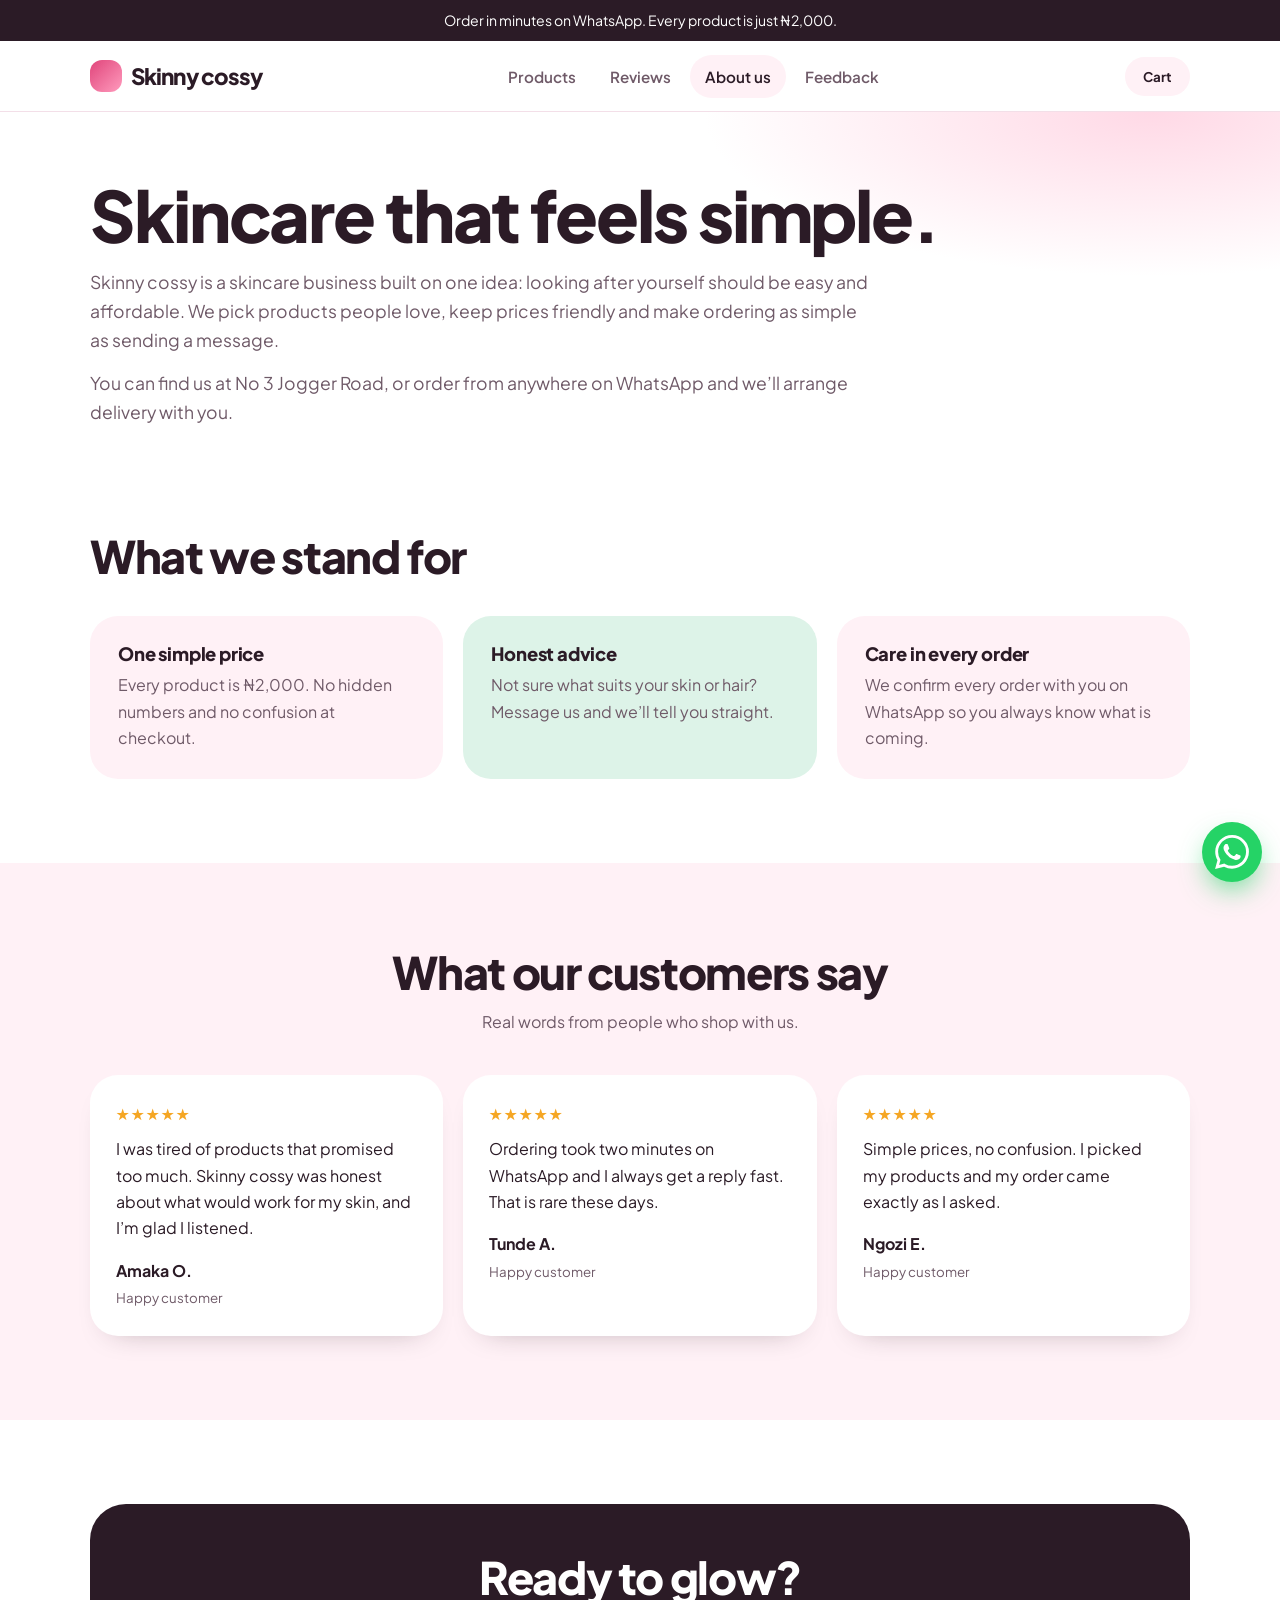
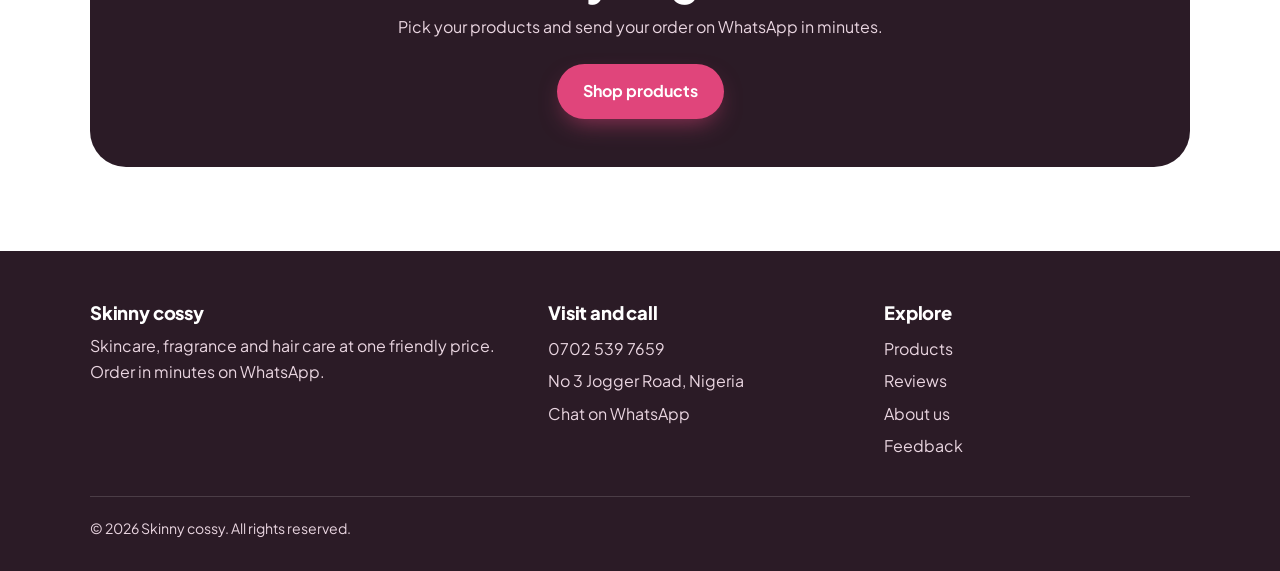
<file: about.html>
<!DOCTYPE html>
<html lang="en">
<head>
<meta charset="utf-8">
<meta name="viewport" content="width=device-width, initial-scale=1">
<title>About Us | Skinny cossy</title>
<meta name="description" content="Learn about Skinny cossy, our simple pricing and honest advice, and read what our customers say.">
<meta name="theme-color" content="#E0457B">
<link rel="icon" href="data:image/svg+xml,%3Csvg xmlns='http://www.w3.org/2000/svg' viewBox='0 0 100 100'%3E%3Crect width='100' height='100' rx='30' fill='%23E0457B'/%3E%3C/svg%3E">
<link rel="preconnect" href="https://fonts.googleapis.com">
<link rel="preconnect" href="https://fonts.gstatic.com" crossorigin>
<link href="https://fonts.googleapis.com/css2?family=Plus+Jakarta+Sans:wght@400;500;600;700;800&display=swap" rel="stylesheet">
<link rel="stylesheet" href="styles.css">
</head>
<body>
<main>
<section class="page">
 <div class="wrap">
  <h1>Skincare that feels simple.</h1>
  <p>Skinny cossy is a skincare business built on one idea: looking after yourself should be easy and affordable. We pick products people love, keep prices friendly and make ordering as simple as sending a message.</p>
  <p>You can find us at No 3 Jogger Road, or order from anywhere on WhatsApp and we’ll arrange delivery with you.</p>
 </div>
</section>

<section>
 <div class="wrap">
  <h2>What we stand for</h2>
  <div class="vals">
   <div><h3>One simple price</h3><p>Every product is ₦2,000. No hidden numbers and no confusion at checkout.</p></div>
   <div><h3>Honest advice</h3><p>Not sure what suits your skin or hair? Message us and we’ll tell you straight.</p></div>
   <div><h3>Care in every order</h3><p>We confirm every order with you on WhatsApp so you always know what is coming.</p></div>
  </div>
 </div>
</section>

<section class="soft">
 <div class="wrap">
  <div class="center">
   <h2>What our customers say</h2>
   <p class="sub">Real words from people who shop with us.</p>
  </div>
  <div class="reviews" id="testi"></div>
 </div>
</section>

<section>
 <div class="wrap">
  <div class="cta">
   <h2>Ready to glow?</h2>
   <p class="sub">Pick your products and send your order on WhatsApp in minutes.</p>
   <a class="btn rose" href="index.html#products">Shop products</a>
  </div>
 </div>
</section>
</main>
<script src="app.js"></script>
</body>
</html>
</file>
<file: styles.css>
:root{--rose:#E0457B;--rose-d:#B8295F;--blush:#FFF1F6;--pink:#FFD9E6;--mint:#DDF3E8;--ink:#2B1B26;--soft:#6F5A68;--gold:#F5A623;--line:#F3DFE8}
*{box-sizing:border-box;margin:0;padding:0}
html{scroll-behavior:smooth;scroll-padding-top:90px}
body{font:16px/1.65 'Plus Jakarta Sans',system-ui,-apple-system,'Segoe UI',sans-serif;color:var(--ink);background:#fff;overflow-x:hidden}
img{max-width:100%;display:block}
a{color:inherit}
button{font-family:inherit}
[hidden]{display:none!important}
h1,h2,h3{line-height:1.1;letter-spacing:-.03em;font-weight:800}
h1{font-size:clamp(2.4rem,6vw,4.4rem)}
h2{font-size:clamp(1.9rem,4vw,2.8rem);margin-bottom:12px}
h3{font-size:1.15rem;letter-spacing:-.01em}
.wrap{max-width:1140px;margin:0 auto;padding:0 20px}
section{padding:84px 0}
.sub{color:var(--soft);max-width:54ch}
.center{text-align:center}.center .sub{margin:0 auto}
:focus-visible{outline:3px solid var(--rose);outline-offset:3px}
.btn{display:inline-flex;align-items:center;justify-content:center;gap:8px;border:0;cursor:pointer;font-weight:700;font-size:1rem;padding:14px 26px;border-radius:999px;text-decoration:none;transition:transform .15s,background .15s}
.btn:hover{transform:translateY(-2px)}
.btn:disabled{opacity:.5;cursor:not-allowed;transform:none}
.btn.rose{background:var(--rose);color:#fff;box-shadow:0 10px 24px -8px rgba(224,69,123,.6)}
.btn.rose:hover{background:var(--rose-d)}
.btn.ghost{background:#fff;color:var(--ink);box-shadow:inset 0 0 0 2px var(--line)}
.btn.green{background:#25D366;color:#fff}
.btn.sm{padding:11px 18px;font-size:.92rem}
/* top */
.announce{background:var(--ink);color:#fff;text-align:center;font-size:.88rem;padding:9px 14px}
header{position:sticky;top:0;z-index:40;background:rgba(255,255,255,.88);backdrop-filter:blur(14px);border-bottom:1px solid var(--line)}
.bar{display:flex;align-items:center;justify-content:space-between;height:70px;gap:12px}
.logo{font-weight:800;font-size:1.4rem;letter-spacing:-.04em;text-decoration:none;display:flex;align-items:center;gap:9px}
.logo i{width:32px;height:32px;border-radius:12px;background:linear-gradient(135deg,var(--rose),#FF9BBD);display:block}
nav{display:flex;gap:4px;align-items:center}
nav a{text-decoration:none;font-weight:600;font-size:.95rem;padding:9px 15px;border-radius:999px;color:var(--soft)}
nav a:hover,nav a.on{background:var(--blush);color:var(--ink)}
.tools{display:flex;gap:8px;align-items:center}
.cartbtn{position:relative;background:var(--blush);border:0;border-radius:999px;padding:11px 18px;font-weight:700;cursor:pointer;color:var(--ink)}
.cartbtn b{position:absolute;top:-6px;right:-4px;min-width:22px;height:22px;border-radius:99px;background:var(--rose);color:#fff;font-size:.78rem;display:grid;place-items:center;padding:0 5px}
.cartbtn b:empty,.cartbtn b[data-n="0"]{display:none}
#menu{display:none;background:var(--blush);border:0;border-radius:999px;padding:11px 16px;font-weight:700;cursor:pointer}
/* hero */
.hero{padding:56px 0 84px;background:radial-gradient(55% 60% at 88% 8%,var(--pink),transparent 70%),radial-gradient(40% 45% at 0% 100%,var(--mint),transparent 70%)}
.hero-grid{display:grid;grid-template-columns:1.05fr .95fr;gap:40px;align-items:center}
.hero p{font-size:1.15rem;color:var(--soft);margin:20px 0 30px;max-width:48ch}
.btns{display:flex;gap:12px;flex-wrap:wrap}
.perks{display:flex;gap:10px;flex-wrap:wrap;margin-top:30px}
.perks span{background:#fff;border-radius:999px;padding:8px 16px;font-size:.88rem;font-weight:600;box-shadow:0 4px 14px -6px rgba(43,27,38,.18)}
.stack{display:grid;grid-template-columns:1.2fr .8fr;gap:14px}
.stack img{border-radius:30px;width:100%;height:auto;object-fit:cover;aspect-ratio:1/1;box-shadow:0 24px 40px -22px rgba(43,27,38,.45)}
.stack img:first-child{grid-row:span 2;height:100%;min-height:0;aspect-ratio:auto}
/* products */
.grid{display:grid;grid-template-columns:repeat(auto-fit,minmax(270px,1fr));gap:24px;margin-top:44px}
.card{background:#fff;border-radius:30px;border:1px solid var(--line);padding:14px 14px 24px;box-shadow:0 18px 40px -26px rgba(43,27,38,.35);display:flex;flex-direction:column}
.card img{border-radius:22px;width:100%;height:auto;aspect-ratio:1/1;object-fit:cover}
.card .in{padding:18px 8px 0;display:flex;flex-direction:column;gap:8px;flex:1}
.tag{align-self:flex-start;background:var(--mint);border-radius:99px;padding:3px 12px;font-size:.8rem;font-weight:700}
.card p{color:var(--soft);font-size:.95rem;flex:1}
.stars{color:var(--gold);letter-spacing:2px;font-size:.95rem}
.stars small{color:var(--soft);letter-spacing:0;font-weight:600;margin-left:6px}
.price{font-size:1.6rem;font-weight:800;letter-spacing:-.03em}
.acts{display:grid;grid-template-columns:1fr 1fr;gap:8px;margin-top:6px}
.bundle{margin-top:30px;background:linear-gradient(120deg,var(--rose),#FF8DB4);color:#fff;border-radius:32px;padding:30px 34px;display:flex;justify-content:space-between;align-items:center;gap:20px;flex-wrap:wrap}
.bundle h3{font-size:1.6rem;margin-bottom:4px}
.bundle .btn{background:#fff;color:var(--rose-d)}
/* reviews, feedback */
.soft{background:var(--blush)}
.reviews{display:grid;grid-template-columns:repeat(auto-fit,minmax(270px,1fr));gap:20px;margin-top:40px}
.rev{background:#fff;border-radius:28px;padding:26px;box-shadow:0 14px 30px -22px rgba(43,27,38,.4)}
.rev p{margin:10px 0 16px}
.rev b{display:block}.rev small{color:var(--soft)}
.two{display:grid;grid-template-columns:1fr 1fr;gap:44px;align-items:center}
form{background:#fff;border-radius:30px;padding:30px;display:grid;gap:14px;box-shadow:0 20px 40px -26px rgba(43,27,38,.4);border:1px solid var(--line)}
label{font-weight:700;font-size:.92rem;display:grid;gap:6px}
input,select,textarea{font:inherit;color:var(--ink);padding:13px 16px;border:1.5px solid var(--line);border-radius:16px;background:var(--blush);width:100%}
input:focus,select:focus,textarea:focus{outline:none;border-color:var(--rose);background:#fff}
textarea{min-height:110px;resize:vertical}
.note{font-size:.85rem;color:var(--soft)}
/* about */
.page{padding:64px 0 20px;background:radial-gradient(50% 70% at 90% 0%,var(--pink),transparent 70%)}
.page p{max-width:60ch;color:var(--soft);margin-top:14px;font-size:1.1rem}
.vals{display:grid;grid-template-columns:repeat(auto-fit,minmax(250px,1fr));gap:20px;margin-top:36px}
.vals div{background:var(--blush);border-radius:28px;padding:28px}
.vals div:nth-child(2){background:var(--mint)}
.vals p{color:var(--soft);margin-top:8px}
.cta{background:var(--ink);color:#fff;border-radius:36px;padding:48px 30px;text-align:center}
.cta .sub{color:#E9D5E0;margin:12px auto 24px}
/* footer, cart, whatsapp */
footer{background:var(--ink);color:#E9D5E0;padding:52px 0 30px}
.fg{display:grid;grid-template-columns:1.4fr 1fr 1fr;gap:30px}
footer h3{color:#fff;margin-bottom:10px}
footer a{display:block;text-decoration:none;padding:3px 0}
footer .copy{margin-top:34px;padding-top:20px;border-top:1px solid rgba(255,255,255,.15);font-size:.88rem}
.ov{position:fixed;inset:0;background:rgba(43,27,38,.5);opacity:0;visibility:hidden;transition:.25s;z-index:60}
.drawer{position:fixed;top:0;right:0;bottom:0;width:min(430px,100%);background:#fff;z-index:70;transform:translateX(105%);transition:transform .3s;display:flex;flex-direction:column;border-radius:30px 0 0 30px}
body.cart-open .drawer{transform:none}
body.cart-open .ov{opacity:1;visibility:visible}
body.cart-open{overflow:hidden}
.dh{display:flex;justify-content:space-between;align-items:center;padding:22px 24px;border-bottom:1px solid var(--line)}
.dh button{background:var(--blush);border:0;width:40px;height:40px;border-radius:50%;cursor:pointer;font-size:1.1rem}
#cartItems{flex:1;overflow:auto;padding:16px 24px}
.line{display:grid;grid-template-columns:64px 1fr auto;gap:14px;align-items:center;padding:12px 0;border-bottom:1px solid var(--line)}
.line img{width:64px;height:64px;border-radius:16px;object-fit:cover}
.line b{display:block;font-size:.95rem;line-height:1.3}
.line span{color:var(--soft);font-size:.9rem}
.qty{display:inline-flex;align-items:center;gap:10px;margin-top:6px;background:var(--blush);border-radius:99px;padding:3px}
.qty button{width:28px;height:28px;border-radius:50%;border:0;background:#fff;cursor:pointer;font-weight:800}
.qty i{font-style:normal;font-weight:700;min-width:16px;text-align:center}
.x{background:none;border:0;cursor:pointer;color:var(--soft);font-size:1rem;padding:8px}
.empty{text-align:center;color:var(--soft);padding:50px 10px}
.df{padding:20px 24px 24px;border-top:1px solid var(--line);display:grid;gap:10px}
.tot{display:flex;justify-content:space-between}
.tot.big{font-size:1.3rem;font-weight:800}
.tot.save{color:#1E8A55;font-weight:700}
.wa{position:fixed;right:18px;bottom:18px;z-index:50;width:60px;height:60px;border-radius:50%;background:#25D366;display:grid;place-items:center;box-shadow:0 12px 28px -6px rgba(37,211,102,.7)}
.wa svg{width:34px;height:34px;fill:#fff}
.mbar{display:none}
@media(max-width:860px){
section{padding:64px 0}
.hero-grid,.two,.fg{grid-template-columns:1fr}
.stack{max-width:420px}
#menu{display:block}
nav{position:absolute;left:0;right:0;top:70px;background:#fff;flex-direction:column;align-items:stretch;padding:10px 20px 18px;border-bottom:1px solid var(--line);display:none}
nav.open{display:flex}
.drawer{border-radius:0}
body.has-cart .mbar{display:flex;position:fixed;left:12px;right:84px;bottom:14px;z-index:50;border-radius:99px}
body.has-cart .wa{bottom:14px}
}
@media(prefers-reduced-motion:reduce){*{transition:none!important;scroll-behavior:auto!important}}
</file>
